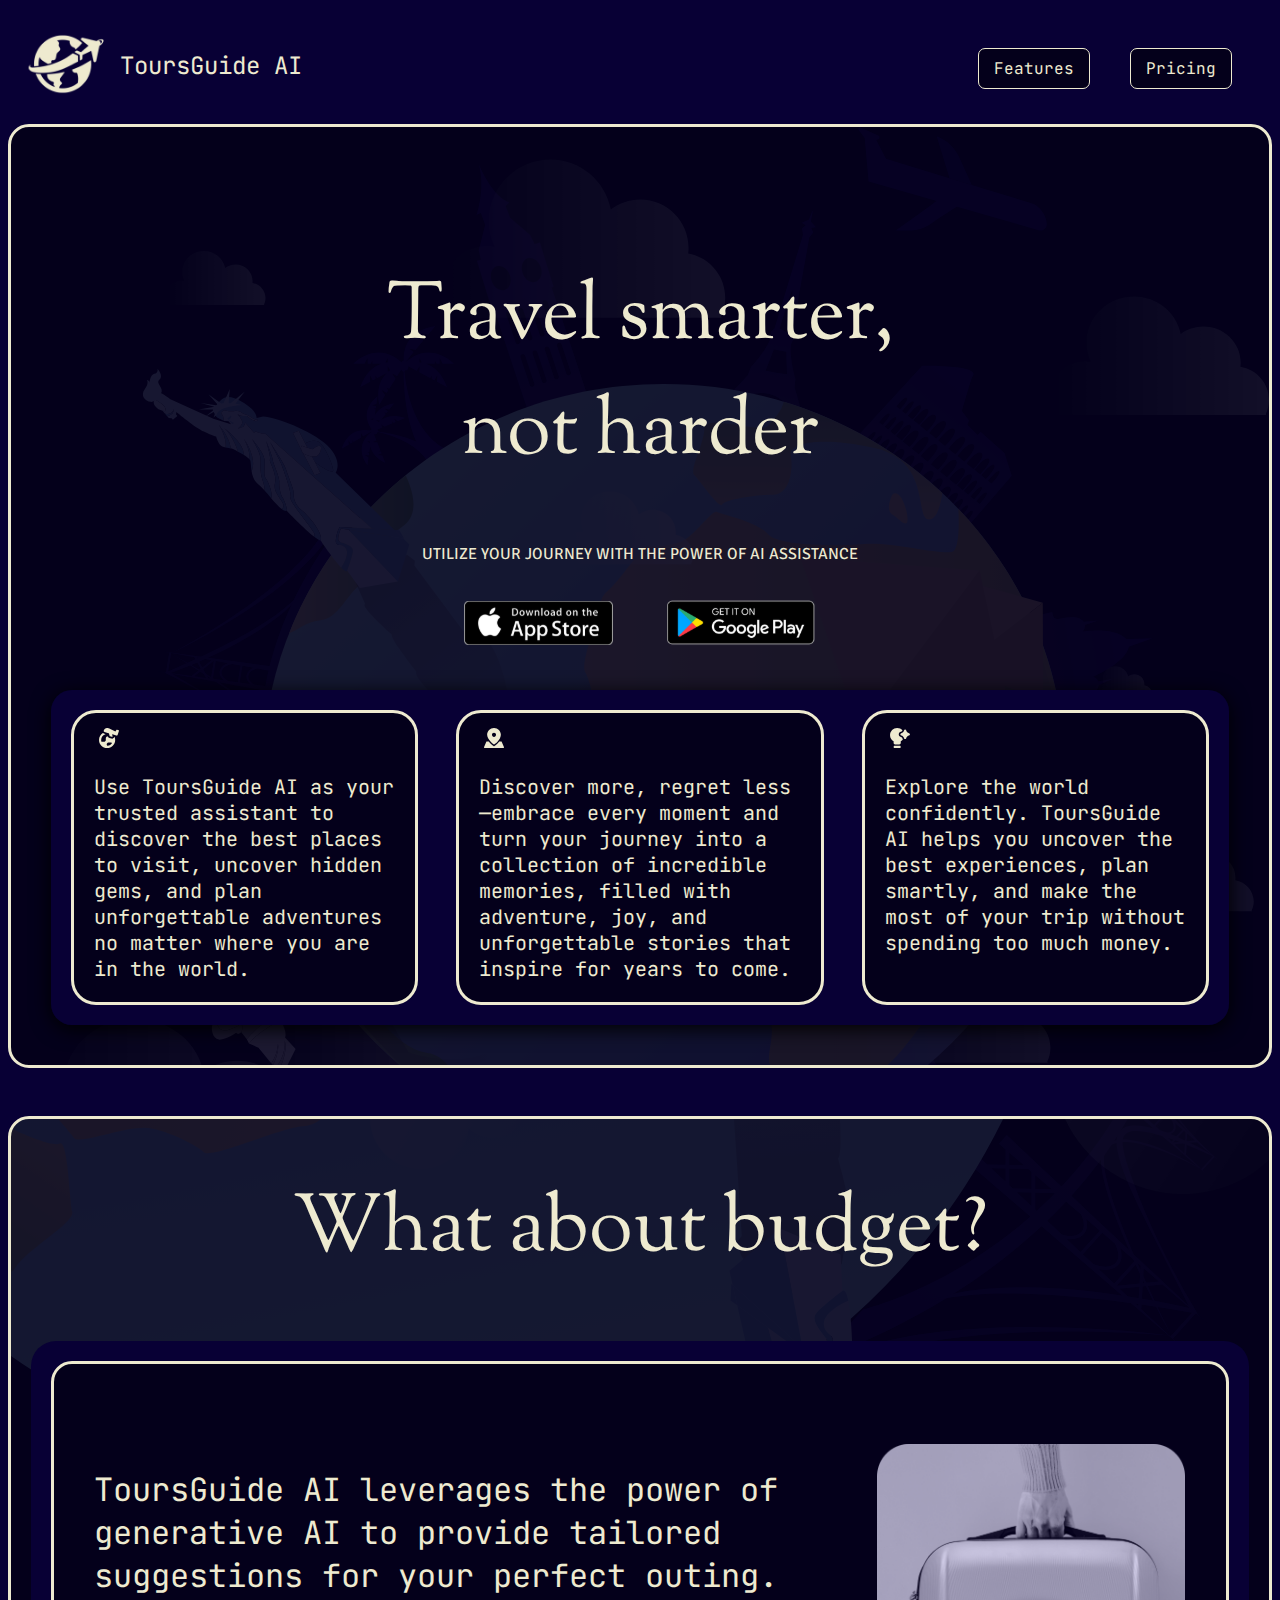
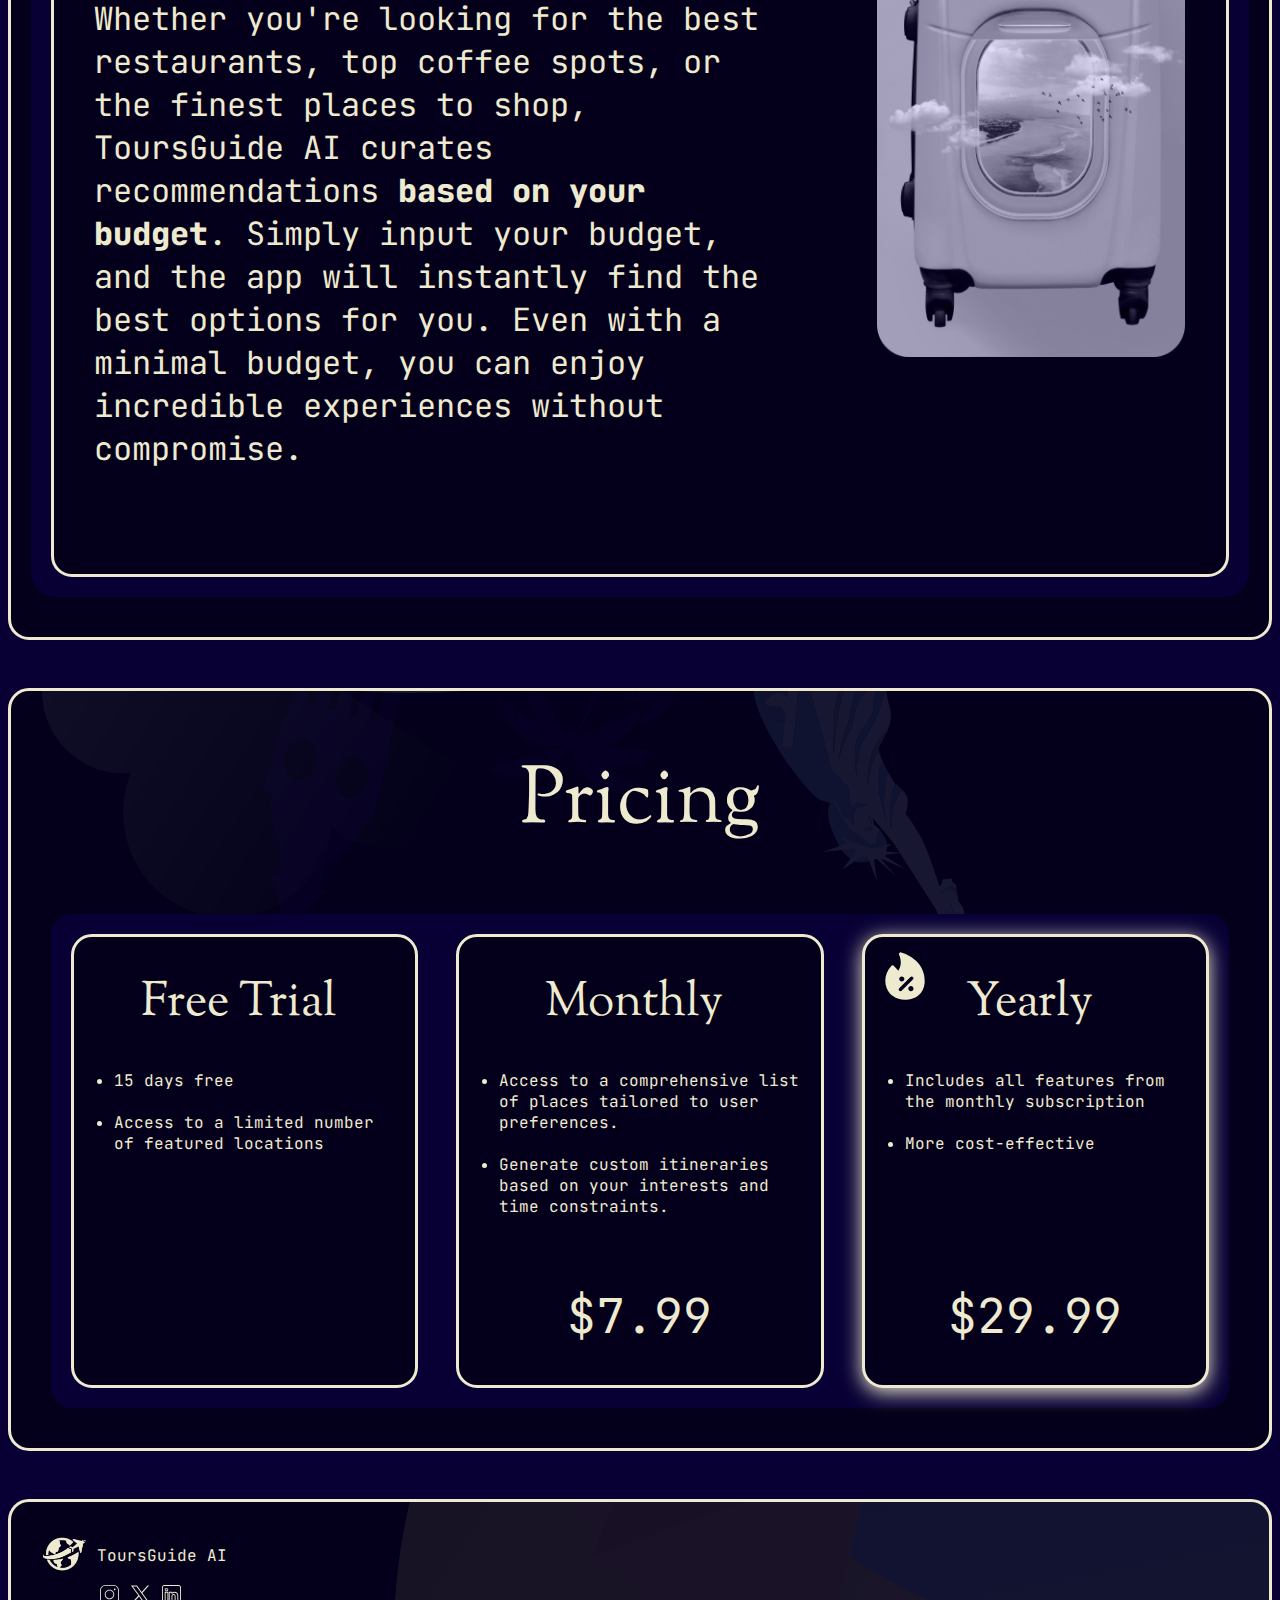
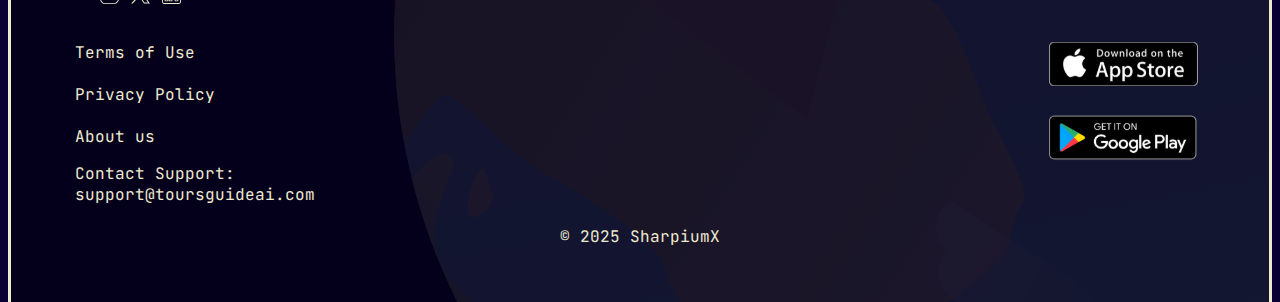
<file: index.html>
<!DOCTYPE html>
<html lang="en">
  <head>
    <meta charset="UTF-8" />
    <meta name="viewport" content="width=device-width, initial-scale=1.0" />
    <link rel="preconnect" href="https://fonts.googleapis.com" />
    <link rel="preconnect" href="https://fonts.gstatic.com" crossorigin />
    <link
      href="https://fonts.googleapis.com/css2?family=JetBrains+Mono:ital,wght@0,100..800;1,100..800&family=Signika+Negative:wght@300..700&family=Sorts+Mill+Goudy:ital@0;1&display=swap"
      rel="stylesheet"
    />
    <script src="script.js"></script>
    <link href="style.css" rel="stylesheet" />
    <link rel="shortcut icon" type="image/png" href="../images/favicon.png" />
    <title>ToursGuide AI</title>
  </head>
  <body>
    <header class="header">
      <img src="logo.png" class="header__logo" />
      <h2 class="header__name">ToursGuide AI</h2>
      <div class="header__button header__button--menu container">
        <input
          type="checkbox"
          id="checkbox1"
          class="checkbox1 visuallyHidden"
        />
        <label for="checkbox1">
          <div class="hamburger hamburger1">
            <span class="bar bar1"></span>
            <span class="bar bar2"></span>
            <span class="bar bar3"></span>
            <span class="bar bar4"></span>
          </div>
        </label>
      </div>
      <a href="#pricing" class="header__button header__button--pricing"
        >Pricing</a
      >
      <a href="#features" class="header__button header__button--features"
        >Features</a
      >
    </header>
    <main>
      <div class="main__1">
        <div class="header__menu">
          <a href="#pricing" class="header__button header__button--pricing-menu"
            >Pricing</a
          >
          <a
            href="#features"
            class="header__button header__button--features-menu"
            >Features</a
          >
        </div>
        <h1 class="main__header">
          Travel smarter, <br />
          not harder
        </h1>
        <p class="main__subheader">
          Utilize your journey with the power of ai assistance
        </p>
        <div class="main__download">
          <a
            href="https://apps.apple.com/us/developer/apple/id284417353?mt=12"
            target="_blank"
          >
            <img src="apple.svg" class="main__download--android" />
          </a>
          <a href="https://play.google.com/store/" target="_blank">
            <img src="android.svg" class="main__download--apple" />
          </a>
        </div>
        <div class="main__hero-section">
          <div class="main__grid grid__1">
            <div class="main__grid--hero-sections">
              <img src="airplane.svg" />
              <p class="main__grid--hero-sections-text">
                Use ToursGuide AI as your trusted assistant to discover the best
                places to visit, uncover hidden gems, and plan unforgettable
                adventures no matter where you are in the world.
              </p>
            </div>
            <div class="main__grid--hero-sections">
              <img src="location.svg" />
              <p class="main__grid--hero-sections-text">
                Discover more, regret less—embrace every moment and turn your
                journey into a collection of incredible memories, filled with
                adventure, joy, and unforgettable stories that inspire for years
                to come.
              </p>
            </div>
            <div class="main__grid--hero-sections">
              <img src="bulb.svg" />
              <p class="main__grid--hero-sections-text">
                Explore the world confidently. ToursGuide AI helps you uncover
                the best experiences, plan smartly, and make the most of your
                trip without spending too much money.
              </p>
            </div>
          </div>
        </div>
      </div>
      <div class="main__2" id="features">
        <h1 class="main__2--budget">What about budget?</h1>
        <div class="main__2--frame">
          <div class="main__2--grid">
            <div>
              <p class="main__2--grid-features">
                ToursGuide AI leverages the power of generative AI to provide
                tailored suggestions for your perfect outing. Whether you're
                looking for the best restaurants, top coffee spots, or the
                finest places to shop, ToursGuide AI curates recommendations
                <span style="font-weight: 800">based on your budget</span>.
                Simply input your budget, and the app will instantly find the
                best options for you. Even with a minimal budget, you can enjoy
                incredible experiences without compromise.
              </p>
            </div>
            <div>
              <img
                class="main__2--grid--features-image"
                src="travel.png"
              />
            </div>
          </div>
        </div>
      </div>
      <div id="pricing" class="main__3 main__2">
        <h1>Pricing</h1>
        <div class="main__3--plans">
          <div class="main__grid grid__3">
            <div class="main__3--plan">
              <h1 class="main__3--plan-title">Free Trial</h1>
              <ul>
                <li>15 days free</li>
                <br />
                <li>Access to a limited number of featured locations</li>
              </ul>
            </div>
            <div class="main__3--plan">
              <h1 class="main__3--plan-title">Monthly</h1>
              <ul>
                <li>
                  Access to a comprehensive list of places tailored to user
                  preferences.
                </li>
                <br />
                <li>
                  Generate custom itineraries based on your interests and time
                  constraints.
                </li>
              </ul>
              <h1 class="main__3--price">$7.99</h1>
            </div>
            <div class="main__3--plan">
              <img src="discount.svg" alt="discount" />
              <h1 class="main__3--plan-title">Yearly</h1>
              <ul>
                <li>Includes all features from the monthly subscription</li>
                <br />
                <li>More cost-effective</li>
              </ul>
              <h1 class="main__3--price">$29.99</h1>
            </div>
          </div>
        </div>
      </div>
    </main>
    <footer>
      <div class="main__2 footer">
        <img src="logo.png" class="footer__logo" />
        <h3 class="footer__logo--text">ToursGuide AI</h3>
        <img
          src="instagram.svg"
          class="footer__social footer__social--ig"
        />
        <img src="x.svg" class="footer__social footer__social--x" />
        <img
          src="linkedin.svg"
          class="footer__social footer__social--ln"
        />
        <div class="footer__grid">
          <div class="footer__grid--doc">
            <a href="#" class="footer__grid--text">Terms of Use</a> <br />
            <br />
            <a href="#" class="footer__grid--text">Privacy Policy</a> <br />
            <br />
            <a href="#" class="footer__grid--text">About us</a> <br />
            <p>
              Contact Support:
              <a href="#" class="footer__grid--text"
                >support@toursguideai.com</a
              >
            </p>
          </div>
          <div></div>
          <div class="footer__grid--download">
            <a
              href="https://apps.apple.com/us/developer/apple/id284417353?mt=12"
              target="_blank"
              ><img src="apple.svg" alt="apple"
            /></a>
            <a href="https://play.google.com/store/" target="_blank"
              ><img src="android.svg" alt="android"
            /></a>
          </div>
        </div>
        <p class="footer__grid--copyright-text">© 2025 SharpiumX</p>
      </div>
    </footer>
  </body>
</html>
</file>
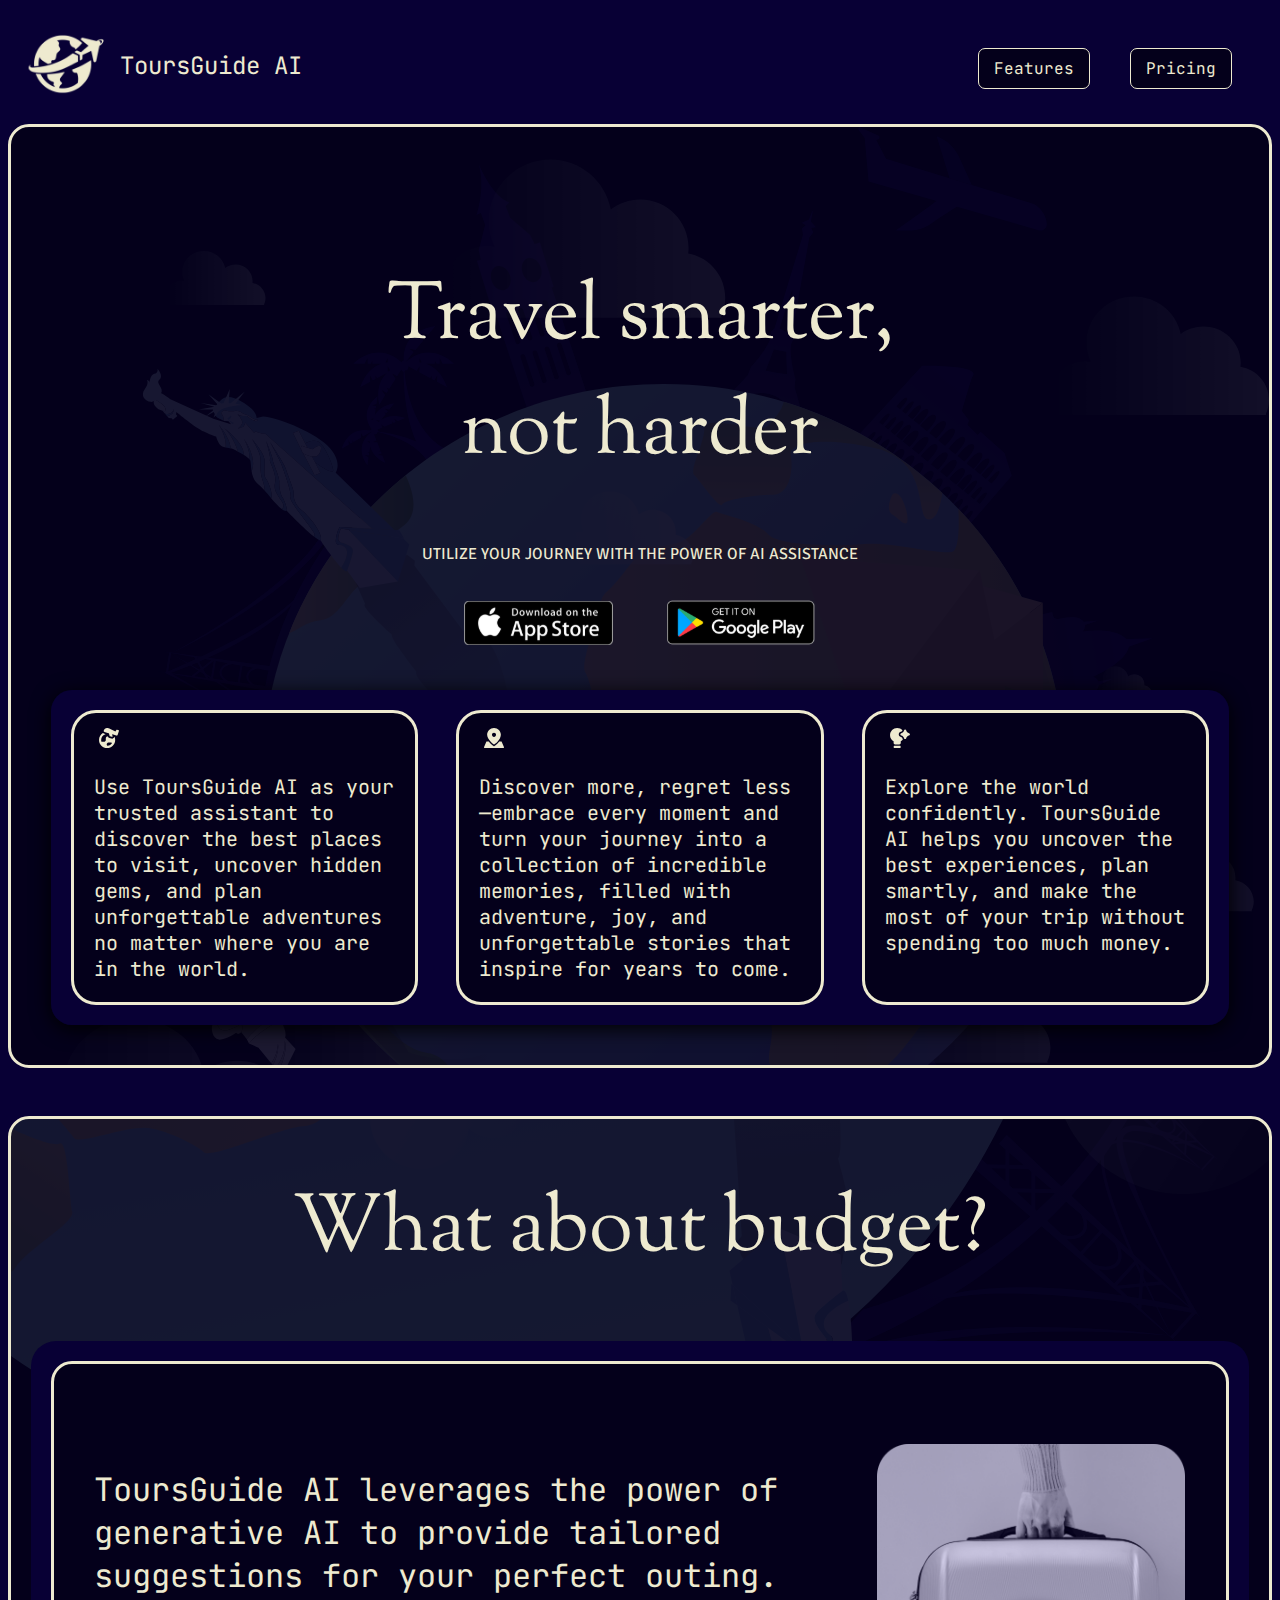
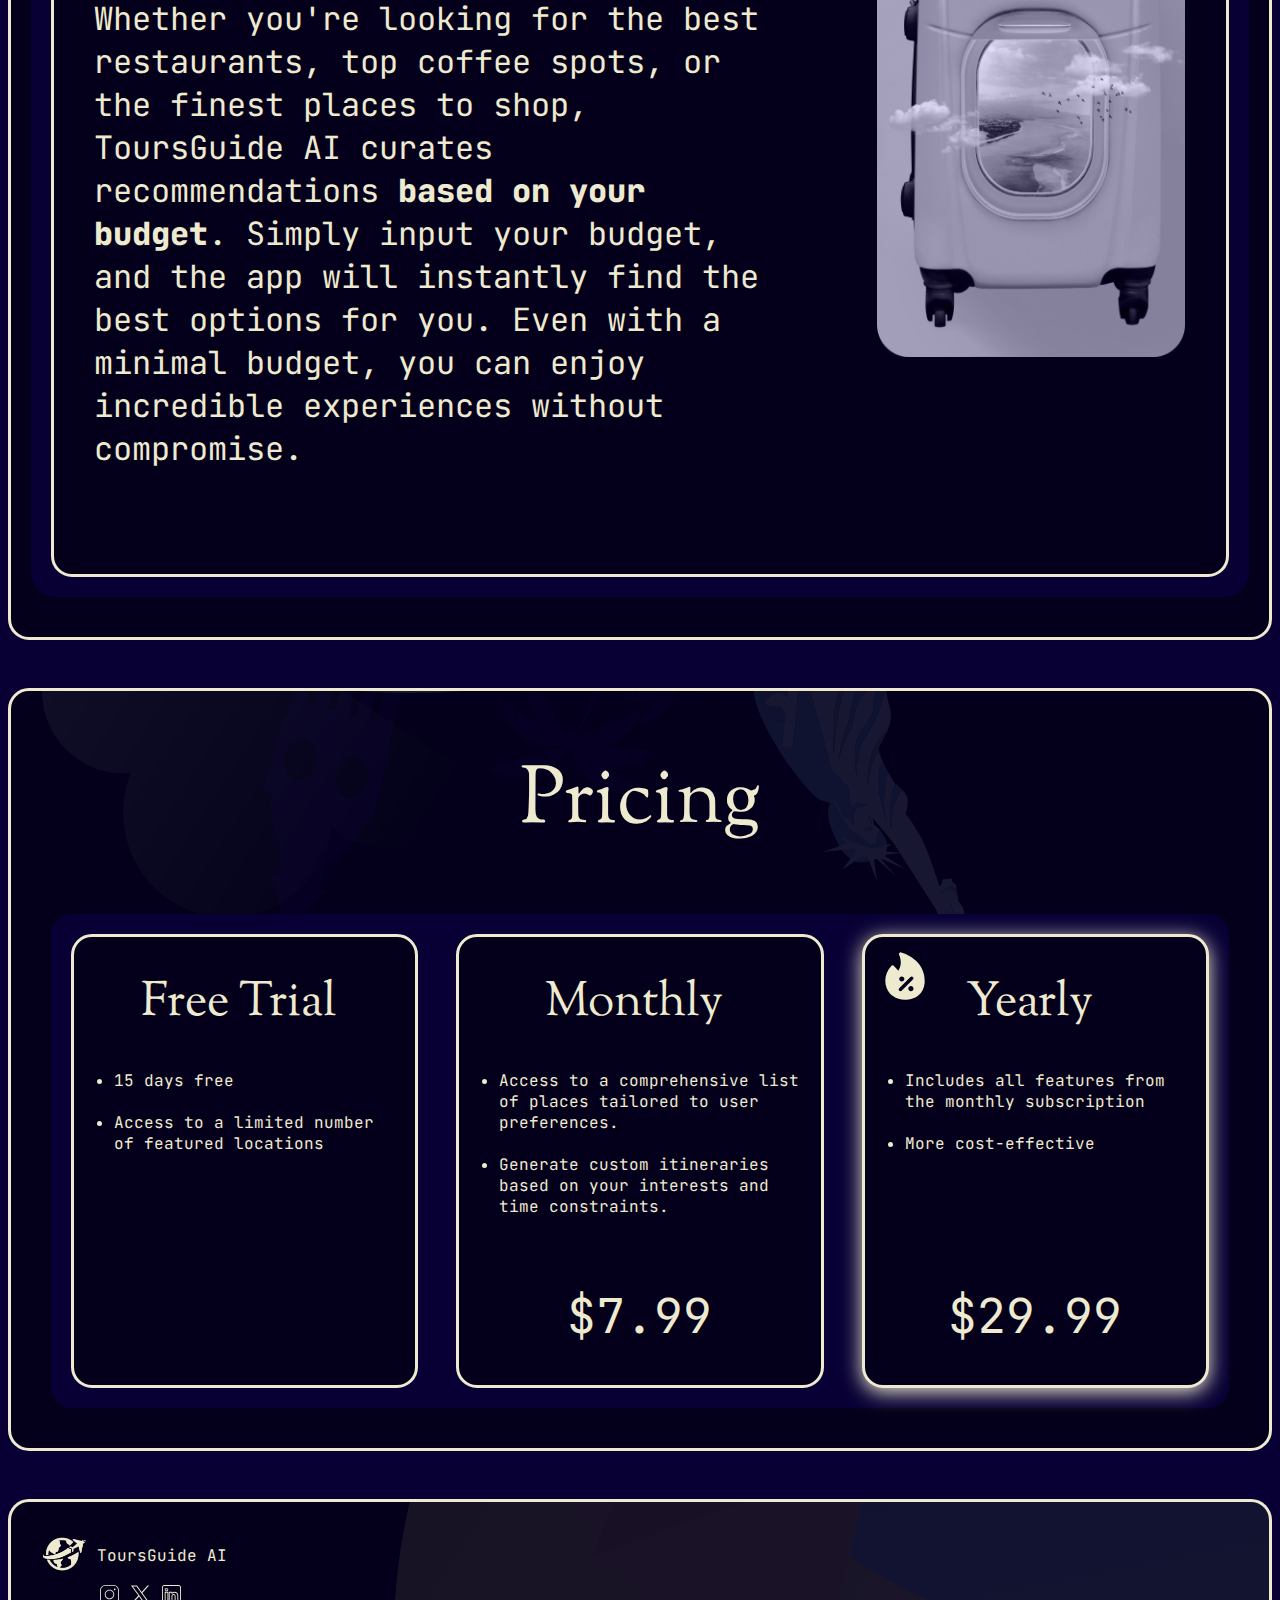
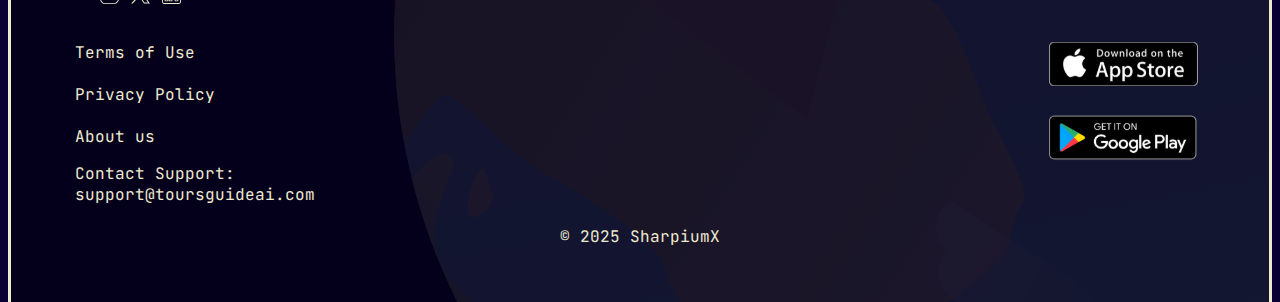
<file: main/index.html>
<!DOCTYPE html>
<html lang="en">
  <head>
    <meta charset="UTF-8" />
    <meta name="viewport" content="width=device-width, initial-scale=1.0" />
    <link rel="preconnect" href="https://fonts.googleapis.com" />
    <link rel="preconnect" href="https://fonts.gstatic.com" crossorigin />
    <link
      href="https://fonts.googleapis.com/css2?family=JetBrains+Mono:ital,wght@0,100..800;1,100..800&family=Signika+Negative:wght@300..700&family=Sorts+Mill+Goudy:ital@0;1&display=swap"
      rel="stylesheet"
    />
    <script src="script.js"></script>
    <link href="style.css" rel="stylesheet" />
    <link rel="shortcut icon" type="image/png" href="../images/favicon.png" />
    <title>ToursGuide AI</title>
  </head>
  <body>
    <header class="header">
      <img src="../images/logo.png" class="header__logo" />
      <h2 class="header__name">ToursGuide AI</h2>
      <div class="header__button header__button--menu container">
        <input
          type="checkbox"
          id="checkbox1"
          class="checkbox1 visuallyHidden"
        />
        <label for="checkbox1">
          <div class="hamburger hamburger1">
            <span class="bar bar1"></span>
            <span class="bar bar2"></span>
            <span class="bar bar3"></span>
            <span class="bar bar4"></span>
          </div>
        </label>
      </div>
      <a href="#pricing" class="header__button header__button--pricing"
        >Pricing</a
      >
      <a href="#features" class="header__button header__button--features"
        >Features</a
      >
    </header>
    <main>
      <div class="main__1">
        <div class="header__menu">
          <a href="#pricing" class="header__button header__button--pricing-menu"
            >Pricing</a
          >
          <a
            href="#features"
            class="header__button header__button--features-menu"
            >Features</a
          >
        </div>
        <h1 class="main__header">
          Travel smarter, <br />
          not harder
        </h1>
        <p class="main__subheader">
          Utilize your journey with the power of ai assistance
        </p>
        <div class="main__download">
          <a
            href="https://apps.apple.com/us/developer/apple/id284417353?mt=12"
            target="_blank"
          >
            <img src="../images/apple.svg" class="main__download--android" />
          </a>
          <a href="https://play.google.com/store/" target="_blank">
            <img src="../images/android.svg" class="main__download--apple" />
          </a>
        </div>
        <div class="main__hero-section">
          <div class="main__grid grid__1">
            <div class="main__grid--hero-sections">
              <img src="../images/airplane.svg" />
              <p class="main__grid--hero-sections-text">
                Use ToursGuide AI as your trusted assistant to discover the best
                places to visit, uncover hidden gems, and plan unforgettable
                adventures no matter where you are in the world.
              </p>
            </div>
            <div class="main__grid--hero-sections">
              <img src="../images/location.svg" />
              <p class="main__grid--hero-sections-text">
                Discover more, regret less—embrace every moment and turn your
                journey into a collection of incredible memories, filled with
                adventure, joy, and unforgettable stories that inspire for years
                to come.
              </p>
            </div>
            <div class="main__grid--hero-sections">
              <img src="../images/bulb.svg" />
              <p class="main__grid--hero-sections-text">
                Explore the world confidently. ToursGuide AI helps you uncover
                the best experiences, plan smartly, and make the most of your
                trip without spending too much money.
              </p>
            </div>
          </div>
        </div>
      </div>
      <div class="main__2" id="features">
        <h1 class="main__2--budget">What about budget?</h1>
        <div class="main__2--frame">
          <div class="main__2--grid">
            <div>
              <p class="main__2--grid-features">
                ToursGuide AI leverages the power of generative AI to provide
                tailored suggestions for your perfect outing. Whether you're
                looking for the best restaurants, top coffee spots, or the
                finest places to shop, ToursGuide AI curates recommendations
                <span style="font-weight: 800">based on your budget</span>.
                Simply input your budget, and the app will instantly find the
                best options for you. Even with a minimal budget, you can enjoy
                incredible experiences without compromise.
              </p>
            </div>
            <div>
              <img
                class="main__2--grid--features-image"
                src="../images/travel.png"
              />
            </div>
          </div>
        </div>
      </div>
      <div id="pricing" class="main__3 main__2">
        <h1>Pricing</h1>
        <div class="main__3--plans">
          <div class="main__grid grid__3">
            <div class="main__3--plan">
              <h1 class="main__3--plan-title">Free Trial</h1>
              <ul class="main__price-1">
                <li>15 days free</li>
                <br />
                <li>Access to a limited number of featured locations</li>
              </ul>
            </div>
            <div class="main__3--plan main__3--plan--monthly">
              <h1 class="main__3--plan-title">Monthly</h1>
              <ul class="main__price-2">
                <li>
                  Access to a comprehensive list of places tailored to user
                  preferences.
                </li>
                <br />
                <li>
                  Generate custom itineraries based on your interests and time
                  constraints.
                </li>
              </ul>
              <h1 class="main__3--price">$7.99</h1>
            </div>
            <div class="main__3--plan">
              <img src="../images/discount.svg" alt="discount" />
              <h1 class="main__3--plan-title">Yearly</h1>
              <ul class="main__price-3">
                <li>Includes all features from the monthly subscription</li>
                <br />
                <li>More cost-effective</li>
              </ul>
              <h1 class="main__3--price">$29.99</h1>
            </div>
          </div>
        </div>
      </div>
    </main>
    <footer>
      <div class="main__2 footer">
        <img src="../images/logo.png" class="footer__logo" />
        <h3 class="footer__logo--text">ToursGuide AI</h3>
        <img
          src="../images/instagram.svg"
          class="footer__social footer__social--ig"
        />
        <img src="../images/x.svg" class="footer__social footer__social--x" />
        <img
          src="../images/linkedin.svg"
          class="footer__social footer__social--ln"
        />
        <div class="footer__grid">
          <div class="footer__grid--doc">
            <a href="#" class="footer__grid--text">Terms of Use</a> <br />
            <br />
            <a href="#" class="footer__grid--text">Privacy Policy</a> <br />
            <br />
            <a href="#" class="footer__grid--text">About us</a> <br />
            <p>
              Contact Support:
              <a
                href="mailto:support@toursguideai.com"
                class="footer__grid--text"
                >support@toursguideai.com</a
              >
            </p>
          </div>
          <div></div>
          <div class="footer__grid--download">
            <a
              href="https://apps.apple.com/us/developer/apple/id284417353?mt=12"
              target="_blank"
              ><img src="../images/apple.svg" alt="apple"
            /></a>
            <a href="https://play.google.com/store/" target="_blank"
              ><img src="../images/android.svg" alt="android"
            /></a>
          </div>
        </div>
        <p class="footer__grid--copyright-text">© 2025 SharpiumX</p>
      </div>
    </footer>
  </body>
</html>
</file>
<file: style.css>
:root {
  /*colors*/
  --primary-color: #eeead0;
  --secondary-color: #04001b;
  --tertiary-color: #080035;
  /*fonts*/
  --primary-font: "JetBrains Mono", serif;
  --secondary-font: "Sorts Mill Goudy", serif;
  --tertiary-font: "Signika Negative", serif;
  /*layouts*/
  --first-grid: 1.25rem 0 1.25rem 1.25rem;
  --second-grid: 1.25rem 0;
  --third-grid: 1.25rem 1.25rem 1.25rem 0;
}

body {
  background-color: #080035;
}

.header {
  position: relative;
}

.header__logo {
  margin-right: 1.25rem;
  width: 7rem;
  height: 7rem;
}

.header__name {
  display: inline-block;
  font-family: var(--primary-font);
  color: var(--primary-color);
  font-weight: 400;
  position: absolute;
  top: 1.35rem;
  margin: 1.25rem 0 0.625rem -1.25rem;
}

.header__button {
  margin: 2.5rem 2.5rem 2.5rem 0;
  float: right;
  color: var(--primary-color);
  background-color: var(--secondary-color);
  border: 1px solid var(--primary-color);
  padding: 0.563rem 0.938rem 0.563rem 0.938rem;
  font-family: var(--primary-font);
  border-radius: 7px;
  text-decoration: none;
}

.header__menu {
  display: none;
  background: rgba(8, 0, 53, 0.422);
  backdrop-filter: blur(8.6px);
  -webkit-backdrop-filter: blur(8.6px);
  border-radius: 21px;
}

.header__menu--cover {
  display: none;
  border-radius: 21px;
}

.header__button--menu {
  display: none;
  border-radius: 25rem;
  width: 4.5rem;
  height: 4.5rem;
  margin-top: 1.5rem;
}

.header__button:hover {
  cursor: pointer;
}

.main__1 {
  background-color: var(--secondary-color);
  position: relative;
  background-image: url("background.svg");
  background-size: cover;
  background-repeat: no-repeat;
  height: auto;
  border-radius: 21px;
  border: 3px solid var(--primary-color);
}

.main__header {
  text-align: center;
  font-family: var(--secondary-font);
  color: var(--primary-color);
  font-weight: 400;
  font-size: 5rem;
  padding-top: 5rem;
}

.main__subheader {
  text-align: center;
  font-family: var(--tertiary-font);
  text-transform: uppercase;
  color: var(--primary-color);
  size: 1.25rem;
}

.main__download {
  display: flex;
  gap: 3.375rem;
  justify-content: center;
  align-items: center;
}

.main__download--android,
.main__download--apple {
  padding-top: 1.25rem;
}

.main__hero-section {
  margin: 2.5rem;
  box-shadow: 0px 4px 20px;
  border-radius: 21px;
}

.main__grid {
  display: grid;
  grid-template-columns: repeat(3, 0.5fr);
  background-color: var(--tertiary-color);
  column-gap: 2.3874rem;
  row-gap: 2.1875rem;
  grid-auto-flow: column;
  border-radius: 21px;
}

.main__grid--hero-sections {
  background-color: var(--secondary-color);
  border-radius: 1.5625rem;
  border: 3px solid var(--primary-color);
  color: var(--primary-color);
  font-family: var(--primary-font);
  padding: 0 1.25rem;
  font-size: 1.25rem;
  img {
    display: inline-block;
    margin: 0.9375rem 0 0 0.3rem;
  }
}

.main__grid--hero-sections:nth-child(1) {
  margin: var(--first-grid);
}

.main__grid--hero-sections:nth-child(2) {
  margin: var(--second-grid);
}

.main__grid--hero-sections:nth-child(3) {
  margin: var(--third-grid);
}

.main__2 {
  background-color: var(--secondary-color);
  background-image: url("background_v2.svg");
  background-size: 170rem;
  background-position: bottom;
  background-origin: content-box;
  height: auto;
  border-radius: 21px;
  margin-top: 3rem;
  border: 3px solid var(--primary-color);

  h1 {
    color: var(--primary-color);
    font-family: var(--secondary-font);
    font-weight: 400;
    font-size: 5rem;
    text-align: center;
  }
}

.main__2--frame {
  background-color: var(--tertiary-color);
  margin: 0 1.25rem;
  padding: 1.25rem 0;
  border-radius: 25px;
  margin-bottom: 2.5rem;
}

.main__2--grid {
  display: grid;
  grid-template-columns: 1fr 0.5fr;
  color: var(--primary-color);
  gap: 16px;
  font-size: 2rem;
  font-family: var(--primary-font);
  margin: 0 1.25rem;
  border: 3px solid var(--primary-color);
  background-color: var(--secondary-color);
  border-radius: 21px;

  img {
    display: block;
    max-width: 80%;
    margin: 5rem 2.25rem;
  }

  p {
    margin: 2.5rem;
    padding: 4rem 0;
  }
}

.main__3--plans {
  margin: 2.5rem;
  h1 {
    font-size: 3rem;
  }
}

.main__3--plan {
  background-color: var(--secondary-color);
  position: relative;
  color: var(--primary-color);
  font-family: var(--primary-font);
  margin: 1.5rem;
  padding-right: 0.75rem;
  border-radius: 21px;
  border: 3px solid var(--primary-color);
  padding-bottom: 15rem;
  height: 13rem;
}

.main__3--plan:nth-child(1) {
  margin: var(--first-grid);
}

.main__3--plan:nth-child(2) {
  margin: var(--second-grid);
}

.main__3--plan:nth-child(3) {
  margin: var(--third-grid);
  position: relative;
  box-shadow: 0px 4px 20px;
  img {
    position: absolute;
    margin: 0.9375rem 0 0 1rem;
    width: 3rem;
    height: 3rem;
  }
}

.main__3--plan-title {
  text-align: center;
}

.main__3--price {
  margin-top: 2.5rem;
  position: absolute;
  top: 80%;
  left: 50%;
  transform: translate(-50%, -50%);
  text-align: center;
  font-family: var(--primary-font) !important;
  padding-bottom: 2.5rem;
}

.footer {
  position: relative;
  margin-bottom: -2rem;
  border-bottom-left-radius: 0;
  border-bottom-right-radius: 0;
  border-bottom: 0;
  height: 25rem;
  background-image: url("background_v2.svg");
  background-size: 150rem;
  background-position: left;
}

.footer__logo {
  margin: 1.25rem;
  width: 4rem;
  height: 4rem;
}

.footer__logo--text {
  position: absolute;
  top: 0.2rem;
  left: 0.35rem;
  font-size: 1rem;
  font-family: var(--primary-font) !important;
  font-weight: 400 !important;
  color: var(--primary-color) !important;
  margin: 2.5rem 0 0 5rem !important;
}

.footer__social {
  display: inline-block;
  margin-bottom: 0.1rem;
  width: 1.2rem;
  height: 1.2rem;
}

.footer__social:hover {
  mix-blend-mode: color-dodge;
  cursor: pointer;
}

.footer__social--x {
  margin-left: 0.5rem;
  margin-right: 0.5rem;
}

.footer__social--ig {
  margin-left: -1.2rem;
}

.footer__grid {
  display: grid;
  grid-template-columns: 1fr 1fr 0.5fr;
  color: var(--primary-color);
  font-family: var(--primary-font);
  grid-template-rows: 17.5rem;
}

.footer__grid--doc {
  margin: 2rem 4rem;
  text-decoration: none;
}

.footer__grid--text {
  text-decoration: none;
  color: var(--primary-color);
}

.footer__grid--download {
  display: block;
  margin: 2rem;

  img[alt="apple"] {
    margin-bottom: 1.5rem;
  }
}

.footer__grid--copyright-text {
  text-align: center;
  font-family: var(--primary-font);
  color: var(--primary-color);
  margin-top: -4rem;
}

.visuallyHidden {
  position: absolute;
  clip: rect(0 0 0 0);
  height: 1px;
  width: 1px;
  margin: -1px;
  padding: 0;
  border: 0;
}

h1 {
  text-align: center;
}

.container {
  cursor: pointer;
  width: 5rem;
  margin: 1.2rem 2rem;
  padding-bottom: 2rem;
  display: flex;
  justify-content: space-between;
}

.hamburger {
  cursor: pointer;
  margin: 0 auto;
  margin-top: 30px;
  width: 30px;
  height: 30px;
  position: relative;
}

.hamburger .bar {
  padding: 0;
  width: 30px;
  height: 4px;
  background-color: var(--primary-color);
  display: block;
  border-radius: 4px;
  transition: all 0.4s ease-in-out;
  position: absolute;
}

.bar1 {
  top: 0;
}

.bar2,
.bar3 {
  top: 13.5px;
}

.bar3 {
  right: 0;
}

.bar4 {
  bottom: 0;
}

/* HAMBURGER 1 */
.checkbox1:checked + label > .hamburger1 > .bar1 {
  transform: rotate(45deg);
  transform-origin: 5%;
  width: 41px;
}

.checkbox1:checked + label > .hamburger1 > .bar2 {
  transform: translateX(-40px);
  background-color: transparent;
}

.checkbox1:checked + label > .hamburger1 > .bar3 {
  transform: translateX(40px);
  background-color: transparent;
}

.checkbox1:checked + label > .hamburger1 > .bar4 {
  transform-origin: 5%;
  transform: rotate(-45deg);
  width: 41px;
}

/*media queries*/
@media (max-width: 1198px) {
  .main__3--plan {
    height: 9rem;
  }

  .main__grid--hero-sections-text {
    font-size: 85%;
  }

  .main__2--grid-features {
    font-size: 70%;
  }

  .main__3--plan {
    li {
      font-size: 70% !important;
    }
  }

  .main__3--plan-title {
    font-size: 2.5rem !important;
  }

  .main__3--price {
    font-size: 2.5rem !important;
  }

  img[alt="discount"] {
    width: 2rem !important;
    height: 2rem !important;
  }
}

@media (max-width: 1000px) {
  .main__2--grid--features-image {
    margin-left: -1rem !important;
  }
  .main__grid--hero-sections-text {
    font-size: 70%;
  }
  .main__2--grid-features {
    font-size: 50%;
  }

  .main__3--plan-title {
    font-size: 2rem !important;
  }

  .main__3--price {
    font-size: 2rem !important;
  }

  .main__3--plan {
    height: 7rem;
  }

  img[alt="discount"] {
    width: 1.45rem !important;
    height: 1.45rem !important;
    margin: 0.7rem 0 0 0.5rem !important;
  }
}

@media (max-width: 800px) {
  .main__header {
    font-size: 4rem;
  }

  .main__2--budget {
    font-size: 3rem !important;
  }

  .main__grid--hero-sections-text {
    font-size: 55%;
  }
  .main__2--grid-features {
    font-size: 40%;
  }

  .main__3--plan {
    height: 0.65rem;
    li {
      padding-right: 0.5rem !important;
      font-size: 50% !important;
    }
  }

  .main__3--plan-title {
    font-size: 1.25rem !important;
  }

  .main__3--price {
    font-size: 1.25rem !important;
  }
}

@media (max-width: 700px) {
  .main__hero-section {
    width: 25rem;
    margin-left: auto;
    margin-right: auto;
  }

  .grid__1 {
    display: block;
    padding: 1.25rem 0;
  }

  .main__grid--hero-sections {
    margin: 2rem auto !important;
    width: 20rem;
    height: 15rem;
  }

  .main__header {
    font-size: 4rem;
  }

  .main__2--budget {
    font-size: 3rem !important;
  }

  .main__grid--hero-sections-text {
    font-size: 85%;
  }

  .main__2--grid-features {
    font-size: 70% !important;
  }

  .grid__3 {
    display: grid;
    grid-template-columns: none;
    grid-template-rows: repeat(3, 0.5fr);
  }

  .main__3--plans {
    margin-left: auto;
    margin-right: auto;
    width: 30rem;
  }

  .main__3--plan {
    margin: 2rem auto !important;
    width: 25rem;
    height: auto;
    font-size: 2.25rem;
  }

  .main__3--plan-title {
    font-size: 2.25rem !important;
  }

  .main__3--plan:nth-child(2) {
    margin: 0 auto !important;
  }

  .main__3--price {
    font-size: 2.5rem !important;
  }

  .main__2--grid-features {
    font-size: 85%;
  }

  .main__2--grid {
    display: block;

    img {
      margin-left: auto !important;
      margin-right: auto !important;
      margin-top: -2.5rem;
      width: 20rem;
      height: 30rem;
    }
  }

  .header__button--features-menu,
  .header__button--pricing-menu {
    display: none !important;
  }
}

@media (max-width: 650px) {
  .header__button--menu {
    display: inline-block;
  }

  .header__button--pricing-menu,
  .header__button--features-menu {
    display: block;
    width: 100%;
    font-size: 1.75rem;
    height: 3vh;
    background-color: transparent;
    border: none;
  }

  .header__button--features,
  .header__button--pricing {
    display: none;
  }

  .header__menu {
    position: absolute;
    float: left;
    overflow: hidden;
    transition: ease-in-out;
    width: 100%;
    a {
      position: relative;
      height: 100%;
      float: left;
      z-index: 100;
      padding: 4rem;
      margin: -0.3rem;
    }

    a:visited {
      background-color: none;
    }
  }

  .footer__grid {
    display: block;
  }

  .footer__grid--download {
    display: flex;
    flex-direction: column;
    margin-left: 4rem;
  }

  .footer {
    height: 70vh;
  }

  .footer__grid--copyright-text {
    margin-top: 2rem;
  }

  .header__button--pricing-menu {
    border-bottom: 1px solid var(--primary-color);
  }

  .header__button--features-menu {
    margin-top: 0.3rem !important;
  }

  .header__button--features-menu,
  .header__button--pricing-menu {
    display: block !important;
  }
}

@media (max-width: 500px) {
  .main__3--plans {
    width: 20rem;
  }

  .main__3--plan {
    width: 15rem;
    height: 20rem;
  }

  .main__2--grid-features {
    font-size: 45% !important;
    padding: 0 !important;
    padding-bottom: 2rem !important;
  }

  .main__2--grid--features-image {
    width: 10rem !important;
    height: 15rem !important;
  }

  .footer {
    height: 135vh;
  }

  .header__name {
    display: none;
  }

  .main__header {
    font-size: 3rem;
  }

  .main__subheader {
    font-size: 0.7rem;
  }
}

@media (max-width: 400px) {
  .grid__3 {
    background-color: transparent;
  }

  .main__1 {
    width: 150vw !important;
    margin-left: -0.35rem !important;
  }

  .header__button--menu {
    margin-right: -8rem;
  }

  .main__2 {
    width: 150vw !important;
  }

  .main__3--plan {
    width: 20rem;
  }

  .main__3,
  .main__2 {
    margin-left: -0.35rem !important;
  }
}

@media (max-width: 300px) {
  .main__hero-section {
    width: 120vw !important;
    overflow: hidden;
  }

  .main__grid--hero-sections {
    width: 13rem !important;
  }

  .main__grid--hero-sections-text {
    font-size: 0.7rem;
  }

  .main__3--plan {
    width: 15rem;
  }

  .main__download {
    flex-direction: column;
    gap: 0;
  }
}

@media (max-width: 240px) {
  .main__hero-section {
    width: 105vw !important;
    overflow: hidden;
  }

  .main__grid--hero-sections {
    width: 10rem !important;
  }

  .main__grid--hero-sections-text {
    font-size: 0.5rem;
  }
}
</file>
<file: main/style.css>
:root {
  /*colors*/
  --primary-color: #eeead0;
  --secondary-color: #04001b;
  --tertiary-color: #080035;
  /*fonts*/
  --primary-font: "JetBrains Mono", serif;
  --secondary-font: "Sorts Mill Goudy", serif;
  --tertiary-font: "Signika Negative", serif;
  /*layouts*/
  --first-grid: 1.25rem 0 1.25rem 1.25rem;
  --second-grid: 1.25rem 0;
  --third-grid: 1.25rem 1.25rem 1.25rem 0;
}

body {
  background-color: #080035;
}

.header {
  position: relative;
}

.header__logo {
  margin-right: 1.25rem;
  width: 7rem;
  height: 7rem;
}

.header__name {
  display: inline-block;
  font-family: var(--primary-font);
  color: var(--primary-color);
  font-weight: 400;
  position: absolute;
  top: 1.35rem;
  margin: 1.25rem 0 0.625rem -1.25rem;
}

.header__button {
  margin: 2.5rem 2.5rem 2.5rem 0;
  float: right;
  color: var(--primary-color);
  background-color: var(--secondary-color);
  border: 1px solid var(--primary-color);
  padding: 0.563rem 0.938rem 0.563rem 0.938rem;
  font-family: var(--primary-font);
  border-radius: 7px;
  text-decoration: none;
}

.header__button:hover {
  color: var(--secondary-color);
  background-color: var(--primary-color);
  transition: all 0.4s;
}

.header__menu {
  display: none;
  background: rgba(8, 0, 53, 0.422);
  backdrop-filter: blur(8.6px);
  -webkit-backdrop-filter: blur(8.6px);
  border-radius: 21px;
}

.header__menu--cover {
  display: none;
  border-radius: 21px;
}

.header__button--menu {
  display: none;
  border-radius: 25rem;
  width: 4.5rem;
  height: 4.5rem;
  margin-top: 1.5rem;
}

.header__button:hover {
  cursor: pointer;
}

.main__1 {
  background-color: var(--secondary-color);
  position: relative;
  background-image: url("../images/background.svg");
  background-size: cover;
  background-repeat: no-repeat;
  height: auto;
  border-radius: 21px;
  border: 3px solid var(--primary-color);
}

.main__header {
  text-align: center;
  font-family: var(--secondary-font);
  color: var(--primary-color);
  font-weight: 400;
  font-size: 5rem;
  padding-top: 5rem;
}

.main__subheader {
  text-align: center;
  font-family: var(--tertiary-font);
  text-transform: uppercase;
  color: var(--primary-color);
  size: 1.25rem;
}

.main__download {
  display: flex;
  gap: 3.375rem;
  justify-content: center;
  align-items: center;
}

.main__download--android,
.main__download--apple {
  padding-top: 1.25rem;
}

.main__hero-section {
  margin: 2.5rem;
  box-shadow: 0px 4px 20px;
  border-radius: 21px;
}

.main__grid {
  display: grid;
  grid-template-columns: repeat(3, 0.5fr);
  background-color: var(--tertiary-color);
  column-gap: 2.3874rem;
  row-gap: 2.1875rem;
  grid-auto-flow: column;
  border-radius: 21px;
}

.main__grid--hero-sections {
  background-color: var(--secondary-color);
  border-radius: 1.5625rem;
  border: 3px solid var(--primary-color);
  color: var(--primary-color);
  font-family: var(--primary-font);
  padding: 0 1.25rem;
  font-size: 1.25rem;
  img {
    display: inline-block;
    margin: 0.9375rem 0 0 0.3rem;
  }
}

.main__grid--hero-sections:nth-child(1) {
  margin: var(--first-grid);
}

.main__grid--hero-sections:nth-child(2) {
  margin: var(--second-grid);
}

.main__grid--hero-sections:nth-child(3) {
  margin: var(--third-grid);
}

.main__2 {
  background-color: var(--secondary-color);
  background-image: url("../images/background_v2.svg");
  background-size: 170rem;
  background-position: bottom;
  background-origin: content-box;
  height: auto;
  border-radius: 21px;
  margin-top: 3rem;
  border: 3px solid var(--primary-color);

  h1 {
    color: var(--primary-color);
    font-family: var(--secondary-font);
    font-weight: 400;
    font-size: 5rem;
    text-align: center;
  }
}

.main__2--frame {
  background-color: var(--tertiary-color);
  margin: 0 1.25rem;
  padding: 1.25rem 0;
  border-radius: 25px;
  margin-bottom: 2.5rem;
}

.main__2--grid {
  display: grid;
  grid-template-columns: 1fr 0.5fr;
  color: var(--primary-color);
  gap: 16px;
  font-size: 2rem;
  font-family: var(--primary-font);
  margin: 0 1.25rem;
  border: 3px solid var(--primary-color);
  background-color: var(--secondary-color);
  border-radius: 21px;

  img {
    display: block;
    max-width: 80%;
    margin: 5rem 2.25rem;
  }

  p {
    margin: 2.5rem;
    padding: 4rem 0;
  }
}

.main__3--plans {
  margin: 2.5rem;
  h1 {
    font-size: 3rem;
  }
}

.main__3--plan {
  background-color: var(--secondary-color);
  position: relative;
  color: var(--primary-color);
  font-family: var(--primary-font);
  margin: 1.5rem;
  padding-right: 0.75rem;
  border-radius: 21px;
  border: 3px solid var(--primary-color);
  padding-bottom: 15rem;
  height: 13rem;
}

.main__3--plan:nth-child(1) {
  margin: var(--first-grid);
}

.main__3--plan:nth-child(2) {
  margin: var(--second-grid);
}

.main__3--plan:nth-child(3) {
  margin: var(--third-grid);
  position: relative;
  box-shadow: 0px 4px 20px;
  img {
    position: absolute;
    margin: 0.9375rem 0 0 1rem;
    width: 3rem;
    height: 3rem;
  }
}

.main__3--plan-title {
  text-align: center;
}

.main__3--price {
  margin-top: 2.5rem;
  position: absolute;
  top: 80%;
  left: 50%;
  transform: translate(-50%, -50%);
  text-align: center;
  font-family: var(--primary-font) !important;
  padding-bottom: 2.5rem;
}

.footer {
  position: relative;
  margin-bottom: -2rem;
  border-bottom-left-radius: 0;
  border-bottom-right-radius: 0;
  border-bottom: 0;
  height: 25rem;
  background-image: url("../images/background_v2.svg");
  background-size: 150rem;
  background-position: left;
}

.footer__logo {
  margin: 1.25rem;
  width: 4rem;
  height: 4rem;
}

.footer__logo--text {
  position: absolute;
  top: 0.2rem;
  left: 0.35rem;
  font-size: 1rem;
  font-family: var(--primary-font) !important;
  font-weight: 400 !important;
  color: var(--primary-color) !important;
  margin: 2.5rem 0 0 5rem !important;
}

.footer__social {
  display: inline-block;
  margin-bottom: 0.1rem;
  width: 1.2rem;
  height: 1.2rem;
}

.footer__social:hover {
  mix-blend-mode: color-dodge;
  cursor: pointer;
}

.footer__social--x {
  margin-left: 0.5rem;
  margin-right: 0.5rem;
}

.footer__social--ig {
  margin-left: -1.2rem;
}

.footer__grid {
  display: grid;
  grid-template-columns: 1fr 1fr 0.5fr;
  color: var(--primary-color);
  font-family: var(--primary-font);
  grid-template-rows: 17.5rem;
}

.footer__grid--doc {
  margin: 2rem 4rem;
  text-decoration: none;
}

.footer__grid--text {
  text-decoration: none;
  color: var(--primary-color);
}

.footer__grid--download {
  display: block;
  margin: 2rem;

  img[alt="apple"] {
    margin-bottom: 1.5rem;
  }
}

.footer__grid--copyright-text {
  text-align: center;
  font-family: var(--primary-font);
  color: var(--primary-color);
  margin-top: -4rem;
}

.visuallyHidden {
  position: absolute;
  clip: rect(0 0 0 0);
  height: 1px;
  width: 1px;
  margin: -1px;
  padding: 0;
  border: 0;
}

h1 {
  text-align: center;
}

.container {
  cursor: pointer;
  width: 5rem;
  margin: 1.2rem 2rem;
  padding-bottom: 2rem;
  display: flex;
  justify-content: space-between;
}

.hamburger {
  cursor: pointer;
  margin: 0 auto;
  margin-top: 30px;
  width: 30px;
  height: 30px;
  position: relative;
}

.hamburger .bar {
  padding: 0;
  width: 30px;
  height: 4px;
  background-color: var(--primary-color);
  display: block;
  border-radius: 4px;
  transition: all 0.4s ease-in-out;
  position: absolute;
}

.bar1 {
  top: 0;
}

.bar2,
.bar3 {
  top: 13.5px;
}

.bar3 {
  right: 0;
}

.bar4 {
  bottom: 0;
}

/* HAMBURGER 1 */
.checkbox1:checked + label > .hamburger1 > .bar1 {
  transform: rotate(45deg);
  transform-origin: 5%;
  width: 41px;
}

.checkbox1:checked + label > .hamburger1 > .bar2 {
  transform: translateX(-40px);
  background-color: transparent;
}

.checkbox1:checked + label > .hamburger1 > .bar3 {
  transform: translateX(40px);
  background-color: transparent;
}

.checkbox1:checked + label > .hamburger1 > .bar4 {
  transform-origin: 5%;
  transform: rotate(-45deg);
  width: 41px;
}

/*media queries*/
@media (min-width: 1440px) {
  .web-container {
    max-width: 1440px;
    margin: 0 auto;
  }
}
@media (max-width: 1198px) {
  .main__3--plan {
    height: 9rem;
  }

  .main__grid--hero-sections-text {
    font-size: 85%;
  }

  .main__2--grid-features {
    font-size: 70%;
  }

  .main__3--plan {
    li {
      font-size: 70% !important;
    }
  }

  .main__3--plan-title {
    font-size: 2.5rem !important;
  }

  .main__3--price {
    font-size: 2.5rem !important;
  }

  img[alt="discount"] {
    width: 2rem !important;
    height: 2rem !important;
  }
}

@media (max-width: 1000px) {
  .main__2--grid--features-image {
    margin-left: -1rem !important;
  }

  .main__grid--hero-sections-text {
    font-size: 70%;
  }

  .main__2--grid-features {
    font-size: 50%;
  }

  .main__3--plan-title {
    font-size: 2rem !important;
  }

  .main__3--price {
    font-size: 2rem !important;
  }

  .main__3--plan {
    height: 7rem;
  }

  img[alt="discount"] {
    width: 1.45rem !important;
    height: 1.45rem !important;
    margin: 0.7rem 0 0 0.5rem !important;
  }
}

@media (max-width: 800px) {
  .main__header {
    font-size: 4rem;
  }

  .main__2--budget {
    font-size: 3rem !important;
  }

  .main__grid--hero-sections-text {
    font-size: 55%;
  }
  .main__2--grid-features {
    font-size: 40%;
  }

  .main__3--plan {
    height: 0.65rem;
    li {
      padding-right: 0.5rem !important;
      font-size: 50% !important;
    }
  }

  .main__3--plan-title {
    font-size: 1.25rem !important;
  }

  .main__3--price {
    font-size: 1.25rem !important;
  }
}

@media (max-width: 700px) {
  .main__hero-section {
    width: 25rem;
    margin-left: auto;
    margin-right: auto;
  }

  .grid__1 {
    display: block;
    padding: 1.25rem 0;
  }

  .main__grid--hero-sections {
    margin: 2rem auto !important;
    width: 20rem;
    height: 15rem;
  }

  .main__header {
    font-size: 4rem;
  }

  .main__2--budget {
    font-size: 3rem !important;
  }

  .main__grid--hero-sections-text {
    font-size: 85%;
  }

  .main__2--grid-features {
    font-size: 70% !important;
  }

  .grid__3 {
    display: grid;
    grid-template-columns: none;
    grid-template-rows: repeat(3, 0.5fr);
  }

  .main__3--plans {
    margin-left: auto;
    margin-right: auto;
    width: 30rem;
  }

  .main__3--plan {
    margin: 2rem auto !important;
    width: 25rem;
    height: auto;
    font-size: 2.25rem;
  }

  .main__3--plan-title {
    font-size: 2.25rem !important;
  }

  .main__3--plan:nth-child(2) {
    margin: 0 auto !important;
  }

  .main__3--price {
    font-size: 2.5rem !important;
  }

  .main__2--grid-features {
    font-size: 85%;
  }

  .main__2--grid {
    display: block;

    img {
      margin-left: auto !important;
      margin-right: auto !important;
      margin-top: -2.5rem;
      width: 20rem;
      height: 30rem;
    }
  }

  .header__button--features-menu,
  .header__button--pricing-menu {
    display: none !important;
  }
}

@media (max-width: 650px) {
  .header__button--menu {
    display: inline-block;
  }

  .header__button--pricing-menu,
  .header__button--features-menu {
    display: block;
    width: 100%;
    font-size: 1.75rem;
    height: 3vh;
    background-color: transparent;
    border: none;
  }

  .header__button--features,
  .header__button--pricing {
    display: none;
  }

  .header__menu {
    position: absolute;
    float: left;
    overflow: hidden;
    width: 100%;
    a {
      position: relative;
      height: 100%;
      float: left;
      z-index: 100;
      padding: 4rem;
      margin: -0.3rem;
    }

    a:visited {
      background-color: none;
    }
  }

  .header__button:hover {
    background-color: var(--secondary-color);
  }

  .footer__grid {
    display: block;
  }

  .footer__grid--download {
    display: flex;
    flex-direction: column;
    margin-left: 4rem;
  }

  .footer {
    height: 70vh;
  }

  .footer__grid--copyright-text {
    margin-top: 2rem;
  }

  .header__button--pricing-menu {
    border-bottom: 1px solid var(--primary-color);
  }

  .header__button--features-menu {
    margin-top: 0.3rem !important;
  }

  .header__button--features-menu,
  .header__button--pricing-menu {
    display: block !important;
  }
}

@media (max-width: 500px) {
  .main__3--plans {
    width: 20rem;
  }

  .main__3--plan {
    width: 15rem;
    height: 20rem;
  }

  .main__2--grid-features {
    font-size: 45% !important;
    padding: 0 !important;
    padding-bottom: 2rem !important;
  }

  .main__2--grid--features-image {
    width: 10rem !important;
    height: 15rem !important;
  }

  .footer {
    height: 35rem;
  }

  .header__name {
    display: none;
  }

  .main__header {
    font-size: 3rem;
  }

  .main__subheader {
    font-size: 0.7rem;
  }
}

@media (max-width: 425px) {
  .grid__1 {
    width: 18rem;
  }

  .main__hero-section {
    width: 18rem;
  }

  .main__grid--hero-sections {
    font-size: 1rem;
    width: 14rem;
  }

  .main__download {
    flex-direction: column;
    gap: 0;
  }

  .main__2--grid-features {
    font-size: 0.6rem !important;
  }

  .main__3--plan {
    height: 7rem;
    font-size: 2rem;
  }

  .main__3--plans {
    width: 18rem;
  }

  .main__price-1::after {
    display: flex;
    content: "";
    text-align: center;
    padding: 2rem;
  }

  .main__price-2::after {
    display: flex;
    content: "$7.99";
    text-align: center;
    padding: 2rem;
  }

  .main__price-3::after {
    display: flex;
    content: "$29.99";
    text-align: center;
    padding: 1.5rem;
  }

  .main__3--price {
    display: none;
  }

  .main__3--plan--monthly {
    height: 12rem;
  }

  .header__button--menu {
    margin-left: -5rem;
  }

  .main__2--grid {
    p {
      margin: 1.5rem;
      padding: 1rem 0;
    }

    img {
      display: block;
      max-width: 80%;
      width: 7rem !important;
      height: 10rem !important;
      margin: 0 1rem 1rem 1rem;
    }
  }
}

@media (max-width: 320px) {
  .main__3--plans {
    width: 17rem;
  }

  .footer__grid--doc {
    font-size: 0.7rem;
    margin: 2rem 2rem;
  }

  .footer {
    height: 32rem;
  }

  .main__2--grid-features {
    font-size: 0.5rem !important;
  }
}
/* @media (max-width: 400px) {
  .grid__3 {
    background-color: transparent;
  }

  .main__1 {
    margin-left: -0.35rem !important;
  }

  .header__button--menu {
    margin-right: -8rem;
  }

  .main__2 {
    width: 150vw !important;
  }

  .main__3--plan {
    width: 20rem;
  }

  .main__3,
  .main__2 {
    margin-left: -0.35rem !important;
  }
} 

@media (max-width: 320px) {
  .main__hero-section {
    width: 120vw !important;
    overflow: hidden;
  }

  .main__grid--hero-sections {
    width: 13rem !important;
  }

  .main__grid--hero-sections-text {
    font-size: 0.7rem;
  }

  .main__3--plan {
    width: 15rem;
  }
}

@media (max-width: 240px) {
  .main__hero-section {
    width: 105vw !important;
    overflow: hidden;
  }

  .main__grid--hero-sections {
    width: 10rem !important;
  }

  .main__grid--hero-sections-text {
    font-size: 0.5rem;
  }
}
  */
</file>
